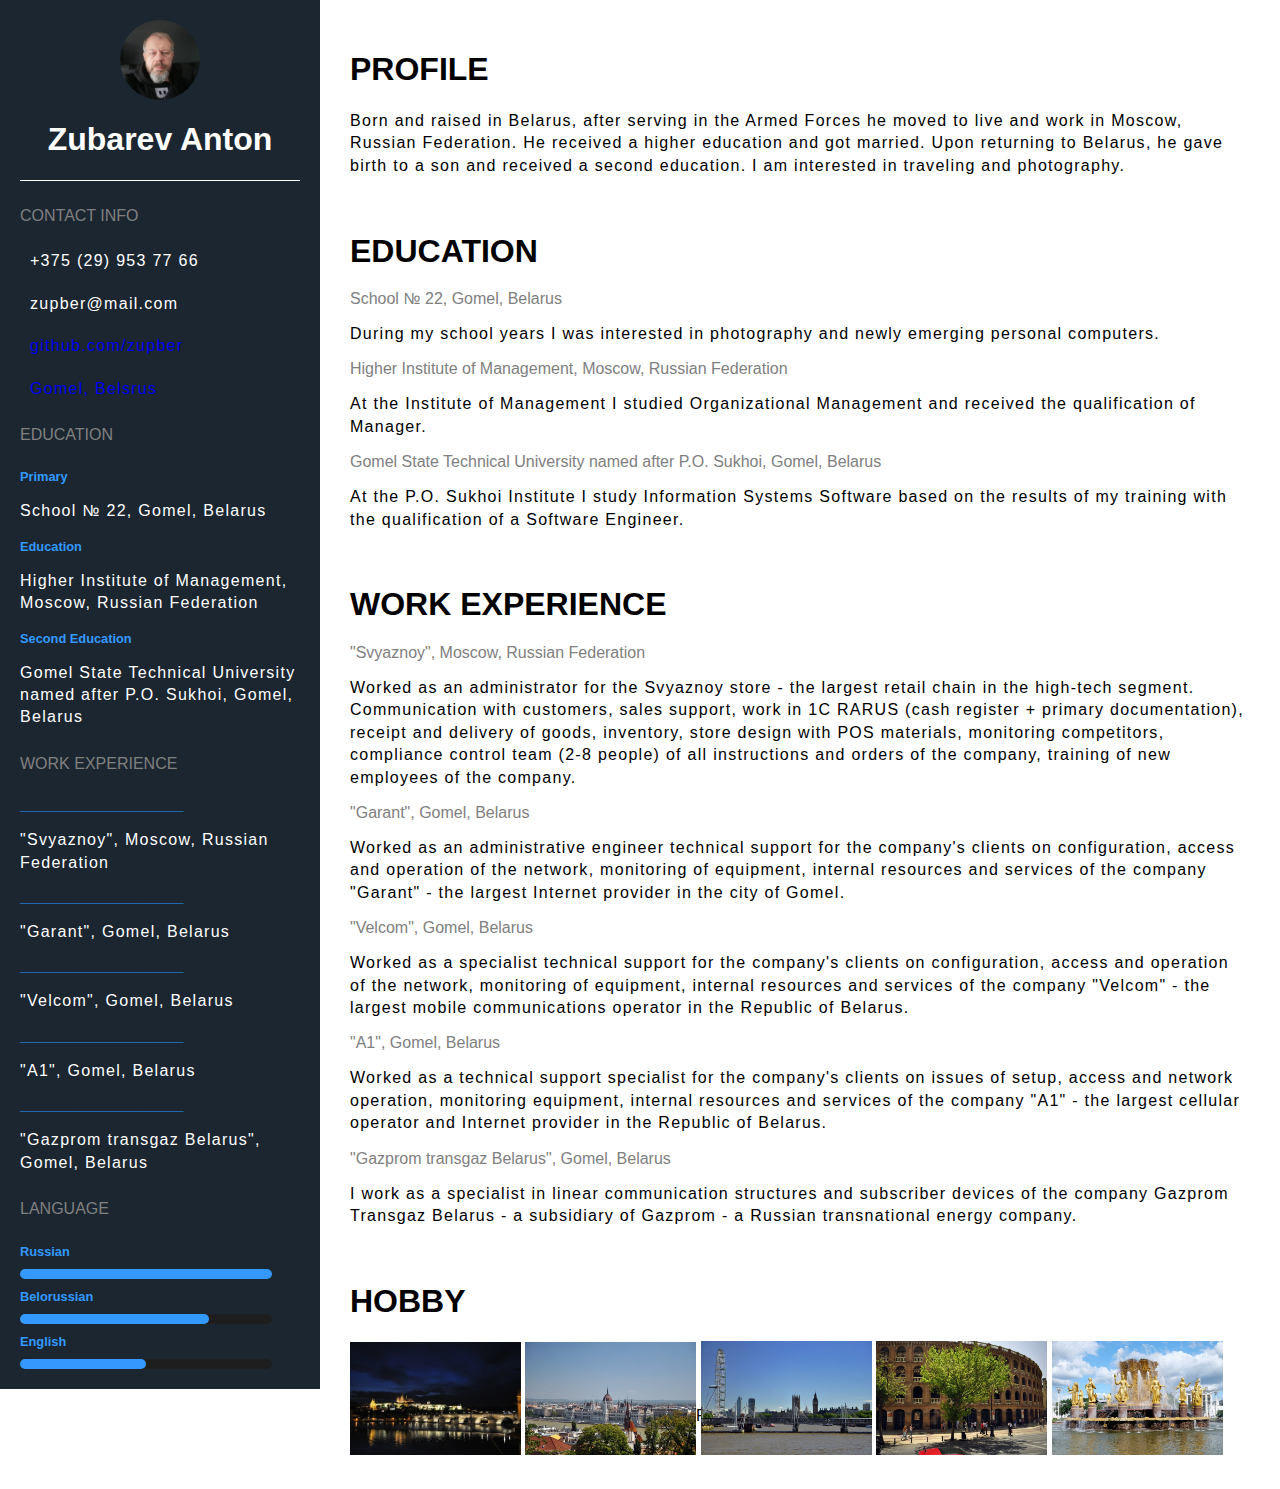
<file: index.html>
<!DOCTYPE html>
<html lang="en">
<head>
<title>ZUPBER</title>
<link rel="shortcut icon" href="img/zupber.png">
<link rel="stylesheet" href="style.css">
</head>
 <body>
 <div class="container">
 <section class="section_left">
 <img class="displayed" src="img/zupber1x1.jpg" alt="zupber">
 <h1 class="title1">Zubarev Anton</h1>
 <div class="line"></div>
 <h5 class="sub-title">CONTACT INFO</h5>
 <ul>
  <li><i class="fa fa-phone"></i> +375 (29) 953 77 66</li>
  <li><i class="fa fa-envelope"></i> zupber@mail.com</li>
  <li><i class="fa fa-globe"></i><a href="https://github.com/zupber" target="_blank"> github.com/zupber</a></li>
  <li><i class="fa fa-map-marker"></i><a href="https://www.google.com/maps/place/%D0%93%D0%BE%D0%BC%D0%B5%D0%BB%D1%8C,+%D0%93%D0%BE%D0%BC%D0%B5%D0%BB%D1%8C%D1%81%D0%BA%D0%B0%D1%8F+%D0%BE%D0%B1%D0%BB%D0%B0%D1%81%D1%82%D1%8C/@52.4251088,30.7861,11z/data=!3m1!4b1!4m6!3m5!1s0x46d4699b50faf1a5:0x5ecca30fd2361396!8m2!3d52.4313388!4d30.99367!16zL20vMDE1OWR6?authuser=0&entry=ttu" target="_blank"> Gomel, Belsrus</a></li>
 </ul>
 <h5 class="sub-title">EDUCATION</h5>
 <em>Primary</em>
  <p>School &#8470; 22, Gomel, Belarus</p>
 <em>Education</em>
  <p>Higher Institute of Management, Moscow, Russian Federation</p>
 <em>Second Education</em>
  <p>Gomel State Technical University named after P.O. Sukhoi, Gomel, Belarus</p>
     <h5 class="sub-title">WORK EXPERIENCE</h5>
      <em>_______________________</em>
     <p>"Svyaznoy", Moscow, Russian Federation</p>
      <em>_______________________</em>
     <p>"Garant", Gomel, Belarus</p>
      <em>_______________________</em>
     <p>"Velcom", Gomel, Belarus</p>
      <em>_______________________</em>
     <p>"A1", Gomel, Belarus</p>
      <em>_______________________</em>
     <p>"Gazprom transgaz Belarus", Gomel, Belarus</p>
         <h5 class="sub-title">LANGUAGE</h5>
          <label>Russian</label>
           <div class="progress_container">
           <div class="progress_bar" style="width:100%"></div>
           </div>
          <label>Belorussian</label>
           <div class="progress_container">
           <div class="progress_bar" style="width:75%"></div>
           </div>
          <label>English</label>
           <div class="progress_container">
           <div class="progress_bar" style="width:50%"></div>
         </div>
 </section>
 <section class="section_right">
     <h1 class="title">PROFILE</h1>
       <p>Born and raised in Belarus, after serving in the Armed Forces he moved to live and work in Moscow, Russian Federation. He received a higher education and got married. Upon returning to Belarus, he gave birth to a son and received a second education. I am interested in traveling and photography.</p>
     <br>
     <h1 class="title">EDUCATION</h1>
      <h2 class="sub-title">School № 22, Gomel, Belarus</h2>
       <p>During my school years I was interested in photography and newly emerging personal computers.</p>
      <h2 class="sub-title">Higher Institute of Management, Moscow, Russian Federation</h2>
       <p>At the Institute of Management I studied Organizational Management and received the qualification of Manager.</p>
      <h2 class="sub-title">Gomel State Technical University named after P.O. Sukhoi, Gomel, Belarus</h2>
       <p>At the P.O. Sukhoi Institute I study Information Systems Software based on the results of my training with the qualification of a Software Engineer.</p>
     <br>
     <h1 class="title">WORK EXPERIENCE</h1>
      <h2 class="sub-title">"Svyaznoy", Moscow, Russian Federation</h2>
       <p>Worked as an administrator for the Svyaznoy store - the largest retail chain in the high-tech segment. Communication with customers, sales support, work in 1C RARUS (cash register + primary documentation), receipt and delivery of goods, inventory, store design with POS materials, monitoring competitors, compliance control team (2-8 people) of all instructions and orders of the company, training of new employees of the company.</p>
      <h2 class="sub-title">"Garant", Gomel, Belarus</h2>
       <p>Worked as an administrative engineer technical support for the company's clients on configuration, access and operation of the network, monitoring of equipment, internal resources and services of the company "Garant" - the largest Internet provider in the city of Gomel.</p>
      <h2 class="sub-title">"Velcom", Gomel, Belarus</h2>
       <p>Worked as a specialist technical support for the company's clients on configuration, access and operation of the network, monitoring of equipment, internal resources and services of the company "Velcom" - the largest mobile communications operator in the Republic of Belarus.</p>
      <h2 class="sub-title">"A1", Gomel, Belarus</h2>
       <p>Worked as a technical support specialist for the company's clients on issues of setup, access and network operation, monitoring equipment, internal resources and services of the company "A1" - the largest cellular operator and Internet provider in the Republic of Belarus.</p>
      <h2 class="sub-title">"Gazprom transgaz Belarus", Gomel, Belarus</h2>
       <p>I work as a specialist in linear communication structures and subscriber devices of the company Gazprom Transgaz Belarus - a subsidiary of Gazprom - a Russian transnational energy company.</p>
     <br>
       <h1 class="title">HOBBY</h1>
           <div class="numbertext">Praha 2011</div>
           <img src="img/01.jpg" alt="photo" class="scale">
           <div class="numbertext">Budapest 2012</div>
           <img src="img/02.jpg" alt="photo" class="scale">
           <div class="numbertext">London 2013</div>
           <img src="img/03.jpg" alt="photo" class="scale">
           <div class="numbertext">Odessa 2016</div>
           <img src="img/04.jpg" alt="photo" class="scale">
           <div class="numbertext">Moscow 2018</div>
           <img src="img/05.jpg" alt="photo" class="scale">
 </section>
 </div>
 <p class="title2">&copy; 2023 ZUPBER</p>
 </body>
</html>
</file>
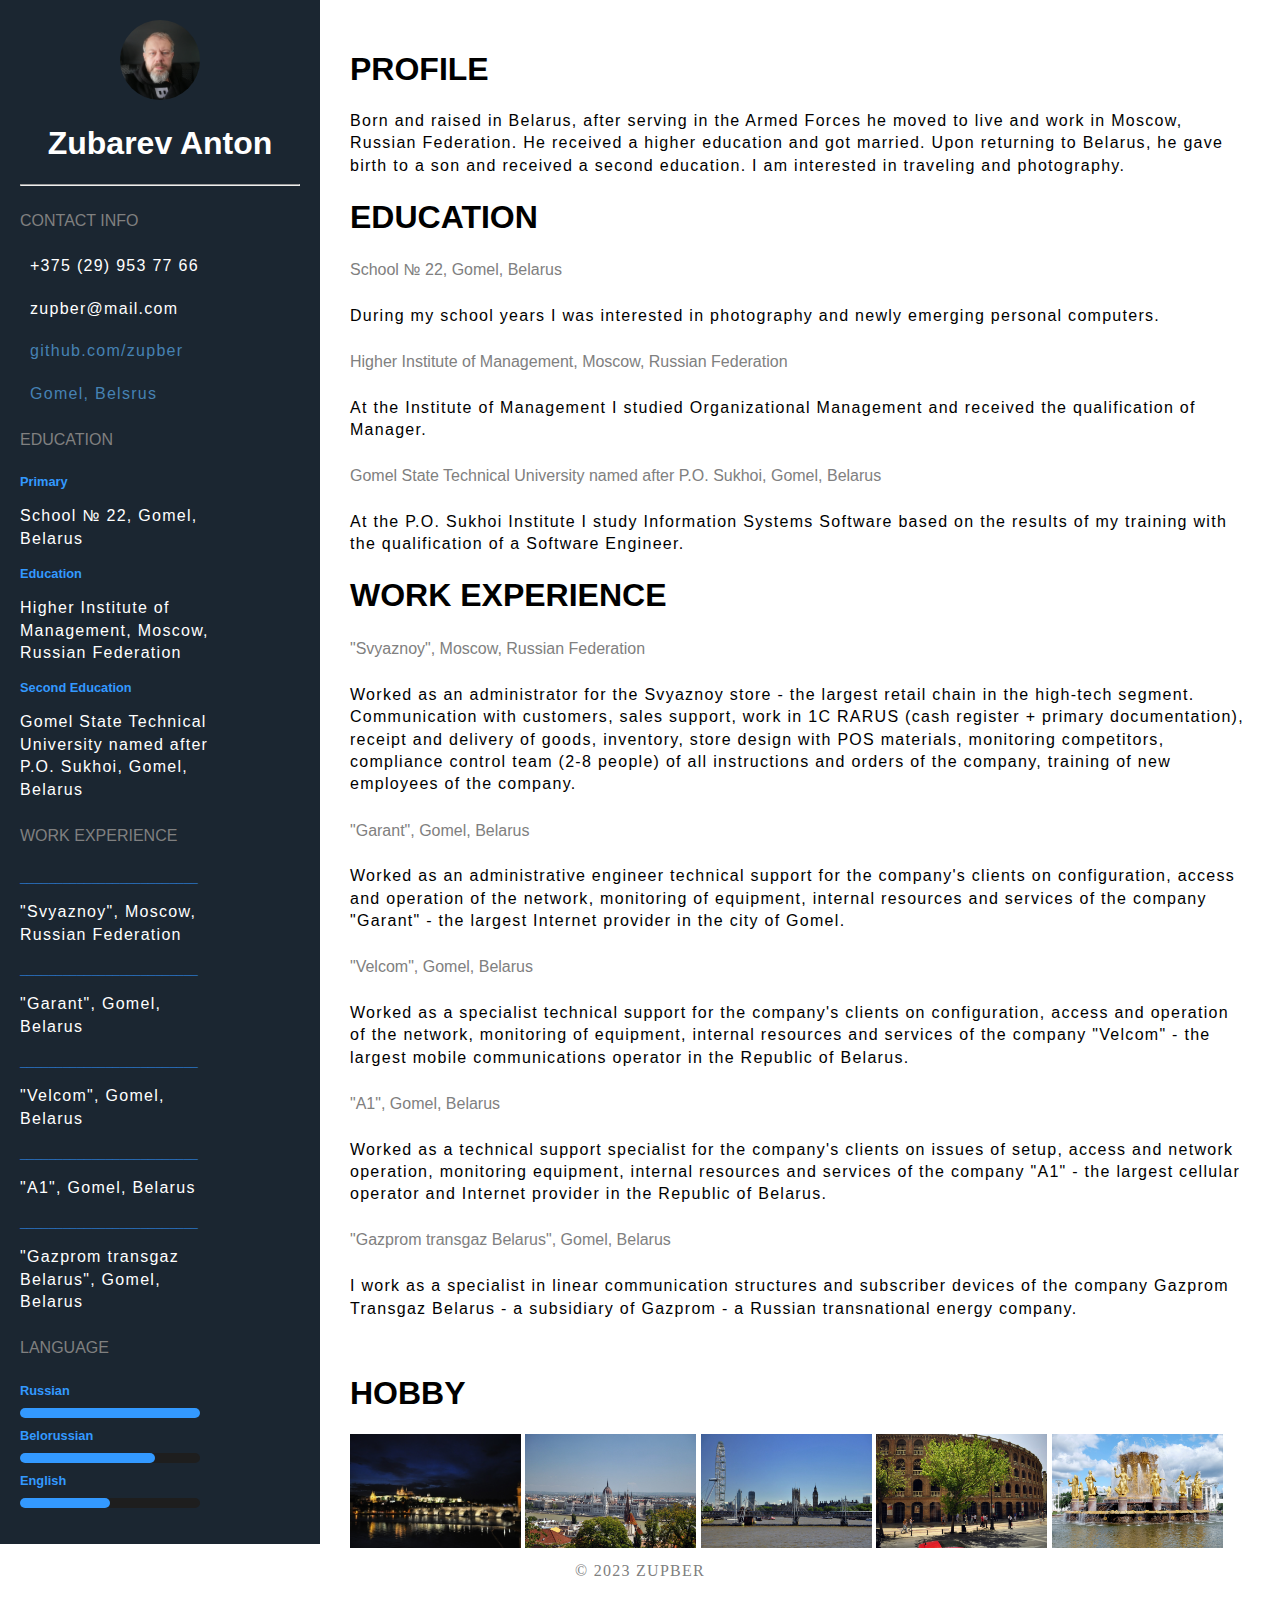
<file: zupber.html>
<!DOCTYPE html>
<html>
<head>
<title>ZUPBER</title>
<link rel="shortcut icon" href="img/zupber.png">
<link rel="stylesheet" href="style.css">
</head>
 <body>
 <div class="container">
 <section class="section_left">
 <center>
 <img src="img/zupber1x1.jpg" alt="AUTHOR">
 <h1 class="title">Zubarev Anton</h1>
 </center>
 <hr></hr>
 <h5 class="sub-title">CONTACT INFO</h5>
 <ul>
 <li><i class="fa fa-phone"></i> +375 (29) 953 77 66</li>
 <li><i class="fa fa-envelope"></i> zupber@mail.com</li>
     <body link="#4682B4" vlink="#4682B4" alink="#4682B4">
     <li><i class="fa fa-globe"></i><a href="https://github.com/zupber"target="_blank"> github.com/zupber</a></li>
     <li><i class="fa fa-map-marker"></i><a href="https://www.google.com/maps/@52.4248994,30.7861029,11z?authuser=0&entry=ttu"target="_blank"> Gomel, Belsrus</a></li>
     </body>
 <ul>
 <h5 class="sub-title">EDUCATION</h5>
 <em>Primary</em>
  <p>School &#8470 22, Gomel, Belarus</p>
 <em>Education</em>
  <p>Higher Institute of Management, Moscow, Russian Federation</p>
 <em>Second Education</em>
  <p>Gomel State Technical University named after P.O. Sukhoi, Gomel, Belarus</p>
     <h5 class="sub-title">WORK EXPERIENCE</h5>
      <em>_________________________</em>
     <p>"Svyaznoy", Moscow, Russian Federation</p>
      <em>_________________________</em>
     <p>"Garant", Gomel, Belarus</p>
      <em>_________________________</em>
     <p>"Velcom", Gomel, Belarus</p>
      <em>_________________________</em>
     <p>"A1", Gomel, Belarus</p>
      <em>_________________________</em>
     <p>"Gazprom transgaz Belarus", Gomel, Belarus</p>
         <h5 class="sub-title">LANGUAGE</h5>
          <label>Russian</label>
           <div class="progress_container">
           <div class="progress_bar" style="width:100%"></div>
           </div>
          <label>Belorussian</label>
           <div class="progress_container">
           <div class="progress_bar" style="width:75%"></div>
           </div>
          <label>English</label>
           <div class="progress_container">
           <div class="progress_bar" style="width:50%"></div>
         </div>
 </section>
 <section class="section_right">
     <h1 class="title">PROFILE</h1>
       <p>Born and raised in Belarus, after serving in the Armed Forces he moved to live and work in Moscow, Russian Federation. He received a higher education and got married. Upon returning to Belarus, he gave birth to a son and received a second education. I am interested in traveling and photography.</p>
     <h1 class="title">EDUCATION</h1>
      <h5 class="sub-title">School № 22, Gomel, Belarus</h5>
       <p>During my school years I was interested in photography and newly emerging personal computers.</p>
      <h5 class="sub-title">Higher Institute of Management, Moscow, Russian Federation</h5>
       <p>At the Institute of Management I studied Organizational Management and received the qualification of Manager.</p>
      <h5 class="sub-title">Gomel State Technical University named after P.O. Sukhoi, Gomel, Belarus</h5>
       <p>At the P.O. Sukhoi Institute I study Information Systems Software based on the results of my training with the qualification of a Software Engineer.</p>
     <h1 class="title">WORK EXPERIENCE</h1>
      <h5 class="sub-title">"Svyaznoy", Moscow, Russian Federation</h5>
       <p>Worked as an administrator for the Svyaznoy store - the largest retail chain in the high-tech segment. Communication with customers, sales support, work in 1C RARUS (cash register + primary documentation), receipt and delivery of goods, inventory, store design with POS materials, monitoring competitors, compliance control team (2-8 people) of all instructions and orders of the company, training of new employees of the company.</p>
      <h5 class="sub-title">"Garant", Gomel, Belarus</h5>
       <p>Worked as an administrative engineer technical support for the company's clients on configuration, access and operation of the network, monitoring of equipment, internal resources and services of the company "Garant" - the largest Internet provider in the city of Gomel.</p>
      <h5 class="sub-title">"Velcom", Gomel, Belarus</h5>
       <p>Worked as a specialist technical support for the company's clients on configuration, access and operation of the network, monitoring of equipment, internal resources and services of the company "Velcom" - the largest mobile communications operator in the Republic of Belarus.</p>
      <h5 class="sub-title">"A1", Gomel, Belarus</h5>
       <p>Worked as a technical support specialist for the company's clients on issues of setup, access and network operation, monitoring equipment, internal resources and services of the company "A1" - the largest cellular operator and Internet provider in the Republic of Belarus.</p>
      <h5 class="sub-title">"Gazprom transgaz Belarus", Gomel, Belarus</h5>
       <p>I work as a specialist in linear communication structures and subscriber devices of the company Gazprom Transgaz Belarus - a subsidiary of Gazprom - a Russian transnational energy company.</p>
     <br>
       <h1 class="title">HOBBY</h1>
           <div class="numbertext">Praha 2011</div>
           <img src="img/01.jpg" alt="photo" class="scale">
           <div class="numbertext">Budapest 2012</div>
           <img src="img/02.jpg" alt="photo" class="scale">
           <div class="numbertext">London 2013</div>
           <img src="img/03.jpg" alt="photo" class="scale">
           <div class="numbertext">Odessa 2016</div>
           <img src="img/04.jpg" alt="photo" class="scale">
           <div class="numbertext">Moscow 2018</div>
           <img src="img/05.jpg" alt="photo" class="scale">
 <br>
</div>
<center>
<p> <font size="" color="gray" face="serif"> &copy 2023 ZUPBER</font></p>
</center>
</html>
</file>
<file: style.css>
*,html{
    scroll-behavior: smooth;
    }
    *, *:after, *:before {
    -webkit-box-sizing: border-box;
    -moz-box-sizing: border-box;
    box-sizing: border-box;
    }
    
    :root{
    scrollbar-color: rgb(210,210,210) rgb(46,54,69) !important;
    scrollbar-width: thin !important;
    }
    
    ::-webkit-scrollbar {
    height: 12px;
    width: 8px;
    background: #000;
    }
    
    ::-webkit-scrollbar-thumb {
    background: gray;
    -webkit-box-shadow: 0px 1px 2px rgba(0, 0, 0, 0.75);
    }
    
    ::-webkit-scrollbar-corner {
    background: #000;
    }
    
    body {
    margin:0;
    font-family: 'Exo 2', sans-serif;
    }
    
    a {
    text-decoration:none;
    }
    
    ul {
    position:relative;
    left:-40px;
    width:100%;
    }
    
    i {
    color:#3399ff;
    margin:0 5px;
    }
    
    li {
    list-style:none;
    margin:20px 0;
    width:100%;
    line-height:1.4em;
    }
   
    a,li,button {
    transition:0.5s;
    }

    a {
    cursor:pointer;
    }
    
    b,strong {
    font-weight:700;
    }
    
    p,li {
    line-height:1.4em;
    letter-spacing:0.08em;
    }
    
    em {
    color:#3399ff;
    font-weight:700;
    font-size:0.8em;
    display:block;
    font-style:normal;
    }
    
    label {
    color:#3399ff;
    font-weight:700;
    font-size:0.8em;
    display:block;
    margin:10px 0;
    }
   
    img {
    width:19%;
    height:19%;
    margin:auto;
    }
    
    .title {
    font-size:2em;
    font-family: 'Ubuntu', sans-serif;
    font-weight:700;
    }
    
    .title1 {
    display: flex;
    justify-content: center;
    font-size:2em;
    font-family: 'Ubuntu', sans-serif;
    font-weight:700;
    }

    .title2{
    display: flex;
    justify-content: center;
    font-size:1em;
    font-family: 'Ubuntu', sans-serif;
    font-weight:1;
    }

    .sub-title {
    font-size:1em;
    font-weight:400;
    color:gray;
    line-height:1em;
    }
    
    .container {
    width:100%;
    position:relative;
    }
    
    .container .section_left {
    width:25%;
    padding:20px;
    background: #1b2631 ;
    color:#fff;
    }
    
    .container .section_left img {
    width:80px;
    height:80px;
    border-radius:50%;
    margin:auto;
    }
    
    .container .progress_container {
    width:90%;
    height:10px;
    border-radius:20px;
    background:#1e1e1e;
    }
    
    .container .progress_container .progress_bar {
    background:#3399ff;
    border-radius:20px;
    height:10px;
    }
    
    .container .section_right {
    padding:30px;
    width:75%;
    float:right;
    position:absolute;
    top:0;
    right:0;
    }

    .container .section_right table {
    width:100%;
    }
    
    .container .section_right table td {
    padding:10px;
    }
    
    .container .section_right table td:nth-child(1) {
    width:20%;
    font-weight:bold;
    }
    
    .numbertext {
    color: #ffffff;
    font-size: 10px;
    padding: 8px 10px;
    position: absolute;
    top: 0;
    }

    .line_block {
    width:110px; 
    height:50px; 
    background:#f1f1f1; 
    float:left; 
    margin: 0 15px 15px 0; 
    text-align:center;
    padding: 10px;
    }

    .scale {
    transition: 1s;
    }

    .scale:hover {
    transform: scale(3);
    }
    
    .displayed {
    display: block;
    margin-left: auto;
    margin-right: auto
    }

    .blocktext {
    margin-left: auto;
    margin-right: auto;
    width: 6em
    }

    .line {
    border-bottom: 1px solid #ffffff;
    }

    @media (max-width:920px) {
    .container .section_left {
    width:100%;
    display:block;
    }
    
    .container .section_right {
    width:100%;
    position:static;
    display:block;
    }

    }
</file>
